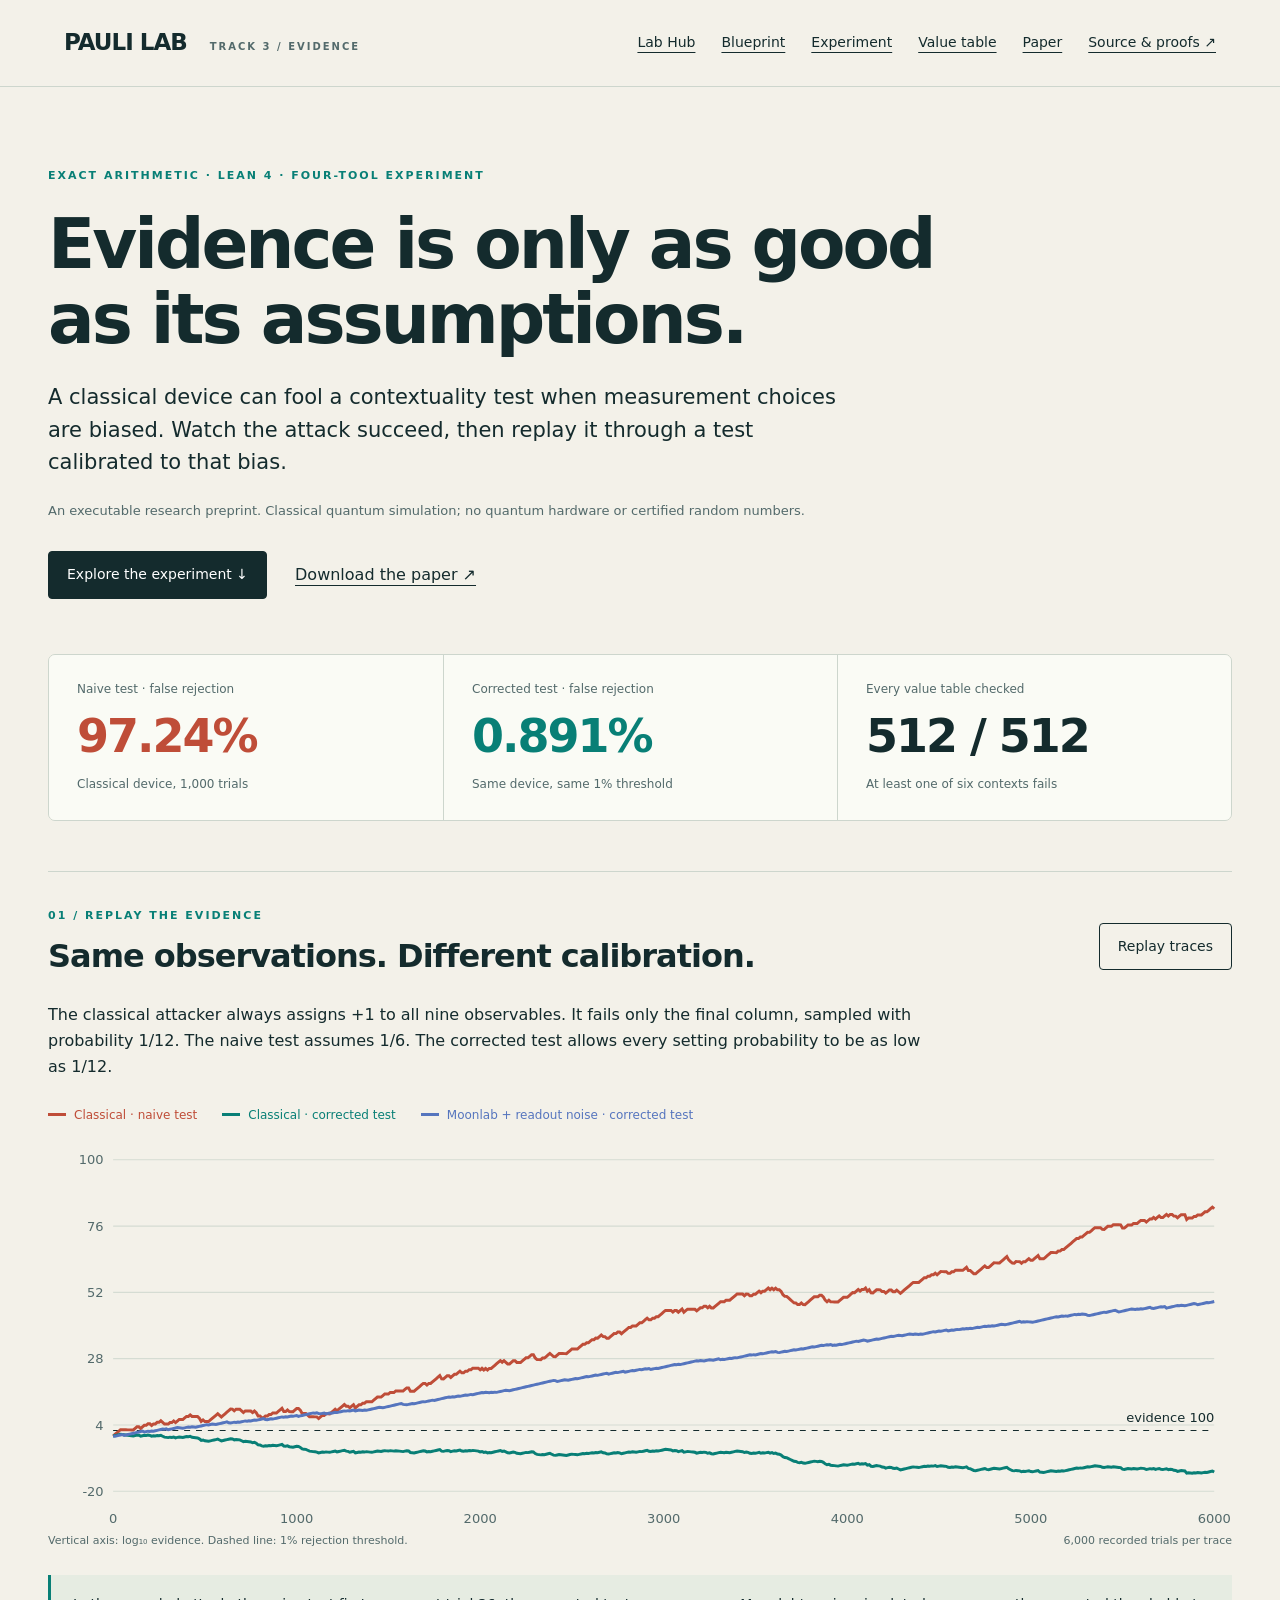
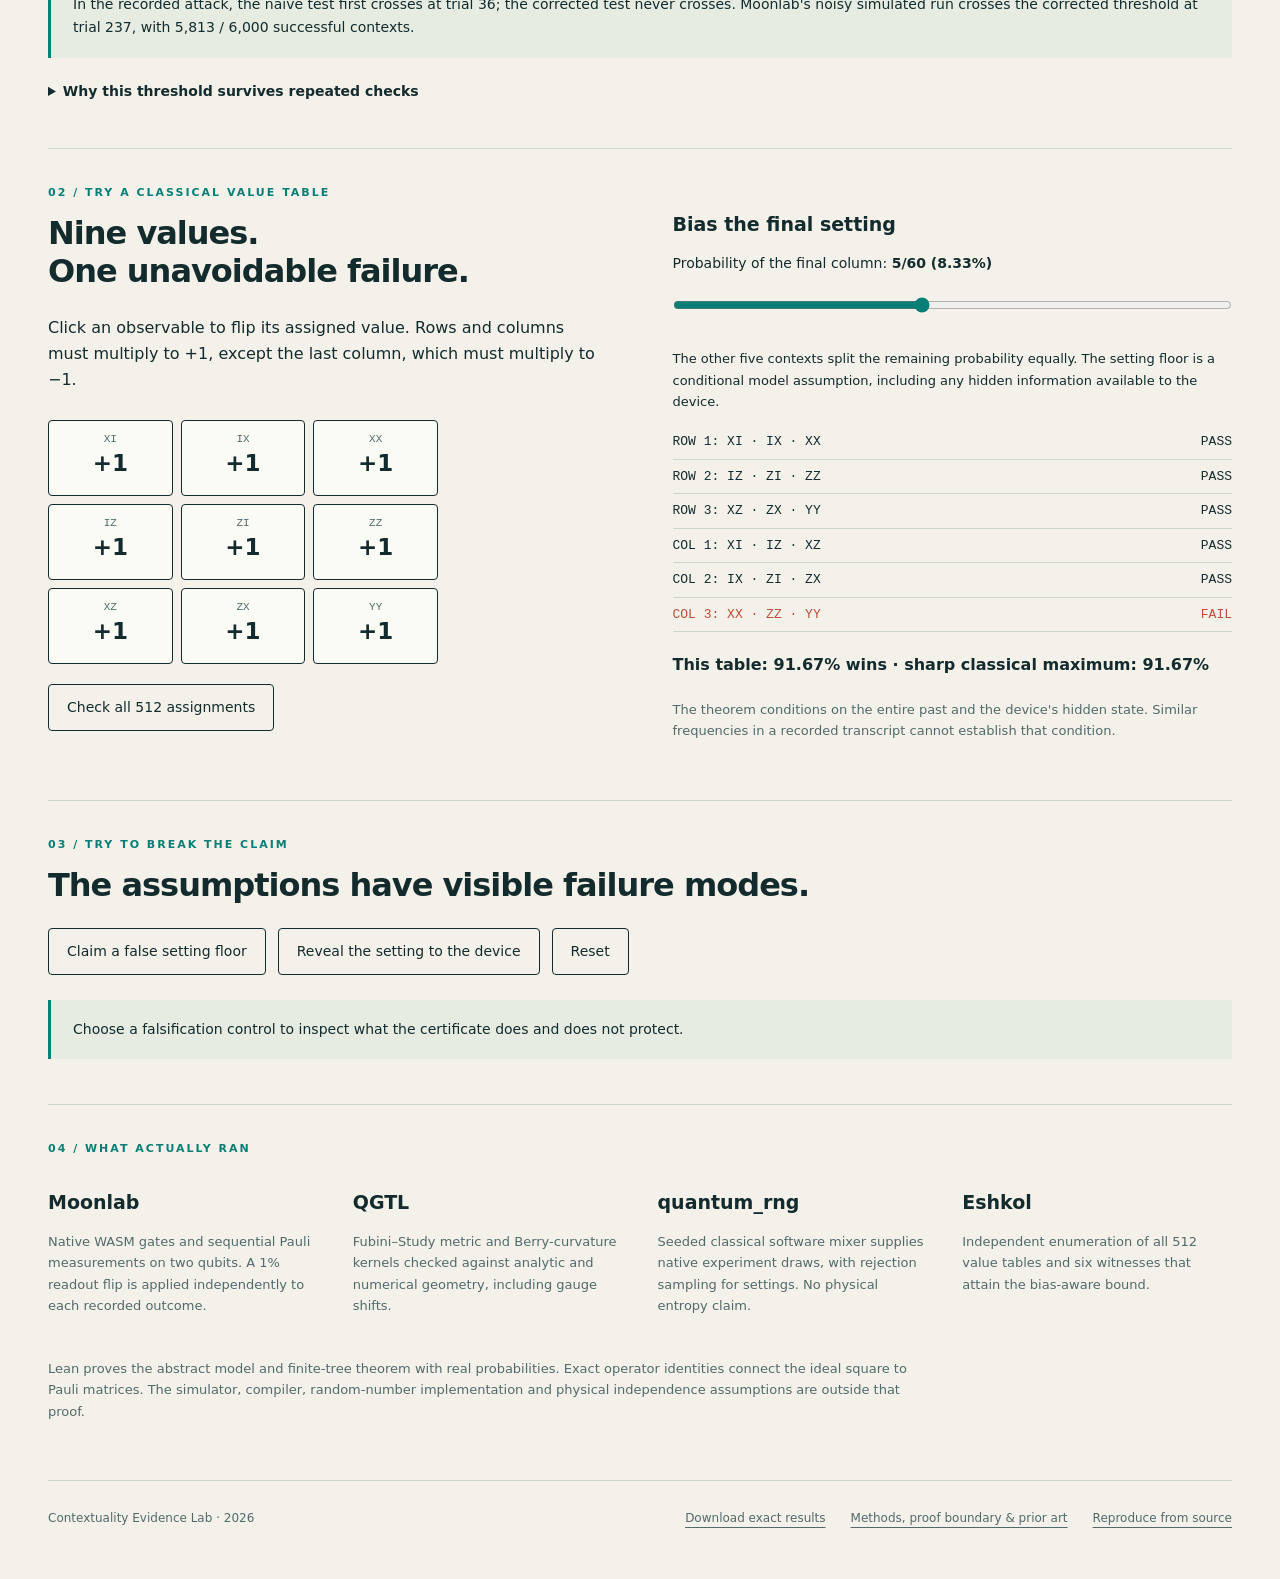
<file: tracks/sequential-evidence/web/index.html>
<!doctype html>
<html lang="en"><head><meta charset="utf-8"><meta name="viewport" content="width=device-width,initial-scale=1">
<title>Contextuality Evidence Lab</title><link rel="stylesheet" href="style.css"></head>
<body>
<header><a class="brand" href="../">PAULI LAB <span>TRACK 3 / EVIDENCE</span></a><nav><a href="../">Lab Hub</a><a href="../blueprint/">Blueprint</a><a href="#experiment">Experiment</a><a href="#table">Value table</a><a href="../papers/sequential-evidence/whitepaper.pdf">Paper</a><a href="https://github.com/0thernes/pauli-contextuality-lab">Source &amp; proofs ↗</a></nav></header>
<main>
<section class="hero"><div class="eyebrow">EXACT ARITHMETIC · LEAN 4 · FOUR-TOOL EXPERIMENT</div>
<h1>Evidence is only as good<br>as its assumptions.</h1>
<p class="intro">A classical device can fool a contextuality test when measurement choices are biased. Watch the attack succeed, then replay it through a test calibrated to that bias.</p>
<p class="scope">An executable research preprint. Classical quantum simulation; no quantum hardware or certified random numbers.</p>
<div class="hero-links"><a class="button" href="#experiment">Explore the experiment ↓</a><a href="../papers/sequential-evidence/whitepaper.pdf">Download the paper ↗</a></div>
</section>
<section class="metrics" aria-label="Exact benchmark results"><article><span>Naive test · false rejection</span><strong id="naive-risk">Loading…</strong><small>Classical device, 1,000 trials</small></article><article><span>Corrected test · false rejection</span><strong id="safe-risk">Loading…</strong><small>Same device, same 1% threshold</small></article><article><span>Every value table checked</span><strong>512 / 512</strong><small>At least one of six contexts fails</small></article></section>
<section id="experiment" class="panel"><div class="section-title"><div><div class="eyebrow">01 / REPLAY THE EVIDENCE</div><h2>Same observations. Different calibration.</h2></div><button id="replay">Replay traces</button></div>
<p>The classical attacker always assigns +1 to all nine observables. It fails only the final column, sampled with probability 1/12. The naive test assumes 1/6. The corrected test allows every setting probability to be as low as 1/12.</p>
<div class="legend"><span class="naive">Classical · naive test</span><span class="protected">Classical · corrected test</span><span class="quantum">Moonlab + readout noise · corrected test</span></div>
<svg id="chart" viewBox="0 0 1000 330" role="img" aria-label="Logarithm of evidence against the value-table model over trials"></svg>
<div class="chart-footer"><span>Vertical axis: log₁₀ evidence. Dashed line: 1% rejection threshold.</span><span>6,000 recorded trials per trace</span></div>
<div id="replay-summary" class="result-text" aria-live="polite"></div>
<details><summary>Why this threshold survives repeated checks</summary><p>The corrected test multiplies by <b>57/55</b> after a win and <b>3/5</b> after a failure. If the conditional win probability is at most 11/12, the expected multiplier is at most 1. Lean checks that, on every valid finite adaptive tree, the probability of ever reaching evidence 100 is at most 1/100. Each tree can choose bets or stop using its past. This does not prove that a physical device obeys the model.</p></details>
</section>
<section id="table" class="panel two-col"><div><div class="eyebrow">02 / TRY A CLASSICAL VALUE TABLE</div><h2>Nine values.<br>One unavoidable failure.</h2><p>Click an observable to flip its assigned value. Rows and columns must multiply to +1, except the last column, which must multiply to −1.</p><div id="square" class="square"></div><button id="enumerate">Check all 512 assignments</button><p id="enumeration" aria-live="polite"></p></div><div class="settings"><h3>Bias the final setting</h3><label for="floor">Probability of the final column: <strong id="floor-label"></strong></label><input id="floor" type="range" min="1" max="10" value="5"><p>The other five contexts split the remaining probability equally. The setting floor is a conditional model assumption, including any hidden information available to the device.</p><div id="contexts" class="context-list"></div><div id="score" class="score"></div><p class="fine">The theorem conditions on the entire past and the device's hidden state. Similar frequencies in a recorded transcript cannot establish that condition.</p></div></section>
<section class="panel"><div class="eyebrow">03 / TRY TO BREAK THE CLAIM</div><h2>The assumptions have visible failure modes.</h2><div class="controls"><button id="bad-floor">Claim a false setting floor</button><button id="leak">Reveal the setting to the device</button><button id="reset-control">Reset</button></div><div id="control-result" class="result-text" aria-live="polite">Choose a falsification control to inspect what the certificate does and does not protect.</div></section>
<section class="panel"><div class="eyebrow">04 / WHAT ACTUALLY RAN</div><div class="stack-grid"><article><h3>Moonlab</h3><p>Native WASM gates and sequential Pauli measurements on two qubits. A 1% readout flip is applied independently to each recorded outcome.</p></article><article><h3>QGTL</h3><p>Fubini–Study metric and Berry-curvature kernels checked against analytic and numerical geometry, including gauge shifts.</p></article><article><h3>quantum_rng</h3><p>Seeded classical software mixer supplies native experiment draws, with rejection sampling for settings. No physical entropy claim.</p></article><article><h3>Eshkol</h3><p>Independent enumeration of all 512 value tables and six witnesses that attain the bias-aware bound.</p></article></div><p class="fine">Lean proves the abstract model and finite-tree theorem with real probabilities. Exact operator identities connect the ideal square to Pauli matrices. The simulator, compiler, random-number implementation and physical independence assumptions are outside that proof.</p></section>
<footer><span>Contextuality Evidence Lab · 2026</span><a href="experiment.json">Download exact results</a><a href="../papers/sequential-evidence/whitepaper.pdf">Methods, proof boundary & prior art</a><a href="https://github.com/0thernes/pauli-contextuality-lab">Reproduce from source</a></footer>
</main><script type="module" src="app.mjs"></script></body></html>
</file>
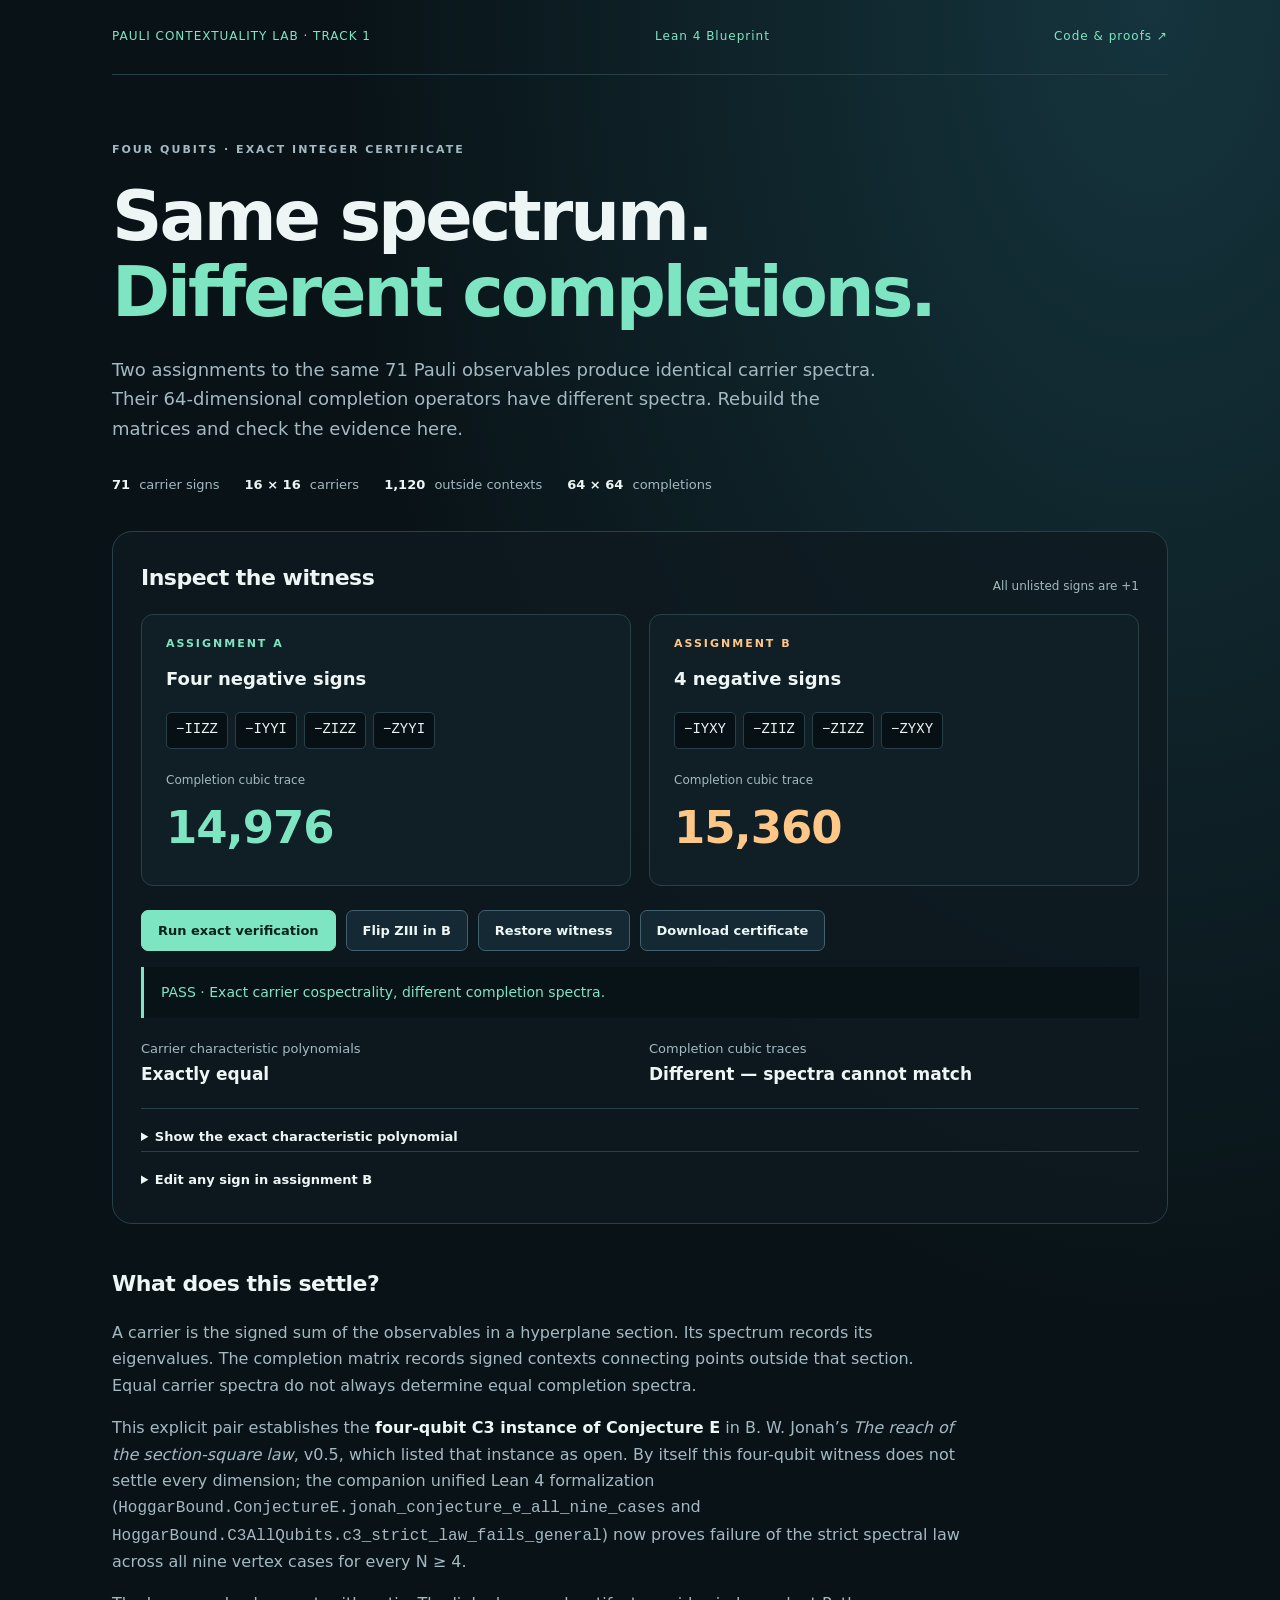
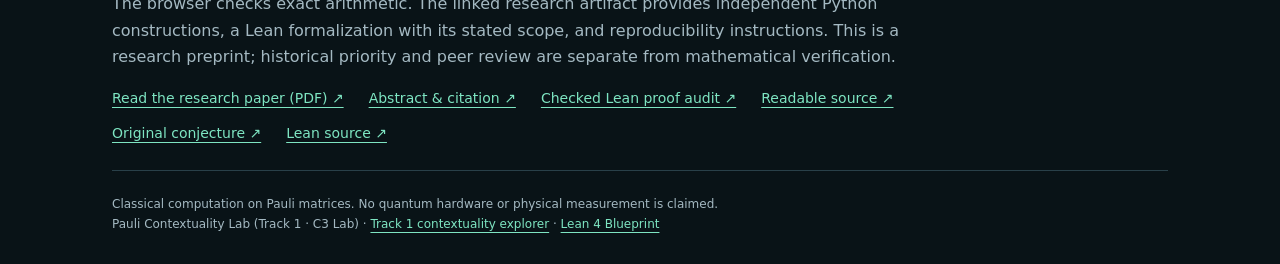
<file: tracks/spectral-bounds/web/c3-lab/index.html>
<!doctype html>
<html lang="en"><head><meta charset="utf-8"><meta name="viewport" content="width=device-width,initial-scale=1">
<title>Same spectrum, different completions · Pauli Contextuality Lab (Track 1)</title>
<link rel="stylesheet" href="style.css"></head>
<body><main>
<nav><a href="../">PAULI CONTEXTUALITY LAB · TRACK 1</a><a href="../blueprint/">Lean 4 Blueprint</a><a href="https://github.com/0thernes/pauli-contextuality-lab">Code &amp; proofs ↗</a></nav>
<header><p class="eyebrow">FOUR QUBITS · EXACT INTEGER CERTIFICATE</p>
<h1>Same spectrum.<br><span>Different completions.</span></h1>
<p class="intro">Two assignments to the same 71 Pauli observables produce identical carrier spectra. Their 64-dimensional completion operators have different spectra. Rebuild the matrices and check the evidence here.</p>
<div class="facts"><span><b>71</b> carrier signs</span><span><b>16 × 16</b> carriers</span><span><b>1,120</b> outside contexts</span><span><b>64 × 64</b> completions</span></div>
</header>
<section class="experiment" aria-labelledby="experiment-title">
<div class="section-heading"><h2 id="experiment-title">Inspect the witness</h2><span class="tag">All unlisted signs are +1</span></div>
<div class="pair"><article class="card first"><p class="eyebrow">ASSIGNMENT A</p><h3>Four negative signs</h3><div id="signs-a" class="signs"></div><p>Completion cubic trace</p><strong id="trace-a">—</strong></article>
<article class="card second"><p class="eyebrow">ASSIGNMENT B</p><h3 id="count-b">Four negative signs</h3><div id="signs-b" class="signs"></div><p>Completion cubic trace</p><strong id="trace-b">—</strong></article></div>
<div class="controls"><button id="run" class="primary">Run exact verification</button><button id="perturb">Flip ZIII in B</button><button id="restore">Restore witness</button><button id="download">Download certificate</button></div>
<div id="status" role="status" aria-live="polite">Ready. Verification runs locally in your browser.</div>
<div class="checks"><div><span>Carrier characteristic polynomials</span><b id="carrier-check">Not checked</b></div><div><span>Completion cubic traces</span><b id="completion-check">Not checked</b></div></div>
<details><summary>Show the exact characteristic polynomial</summary><p>The coefficients, in descending powers of x, are recomputed from the matrices using arbitrary-size integers.</p><pre id="polynomial">Run verification to compute.</pre><p id="factor">For the published pair: (x − 3)² (x + 1)⁸ (x + 5)² (x + 13) (x³ − 25x² − 133x + 1621).</p></details>
<details><summary>Edit any sign in assignment B</summary><p>Click an observable to flip its sign, then run verification. Most changes destroy carrier cospectrality.</p><div id="all-signs" class="all-signs"></div></details>
</section>
<section class="explanation"><h2>What does this settle?</h2><p>A carrier is the signed sum of the observables in a hyperplane section. Its spectrum records its eigenvalues. The completion matrix records signed contexts connecting points outside that section. Equal carrier spectra do not always determine equal completion spectra.</p>
<p>This explicit pair establishes the <b>four-qubit C3 instance of Conjecture E</b> in B. W. Jonah’s <i>The reach of the section-square law</i>, v0.5, which listed that instance as open. By itself this four-qubit witness does not settle every dimension; the companion unified Lean 4 formalization (<code>HoggarBound.ConjectureE.jonah_conjecture_e_all_nine_cases</code> and <code>HoggarBound.C3AllQubits.c3_strict_law_fails_general</code>) now proves failure of the strict spectral law across all nine vertex cases for every N ≥ 4.</p>
<p>The browser checks exact arithmetic. The linked research artifact provides independent Python constructions, a Lean formalization with its stated scope, and reproducibility instructions. This is a research preprint; historical priority and peer review are separate from mathematical verification.</p>
<div class="links"><a href="../papers/spectral-bounds/c3-spectral-counterexample.pdf">Read the research paper (PDF) ↗</a><a href="../papers/spectral-bounds/unified-contextuality.html">Abstract &amp; citation ↗</a><a href="../results/frontier-c3-lean-audit.md">Checked Lean proof audit ↗</a><a href="../papers/spectral-bounds/unified-contextuality.md">Readable source ↗</a><a href="https://zenodo.org/records/23524332">Original conjecture ↗</a><a href="https://github.com/0thernes/pauli-contextuality-lab/tree/main/lean">Lean source ↗</a></div>
</section>
<footer>Classical computation on Pauli matrices. No quantum hardware or physical measurement is claimed.<br>Pauli Contextuality Lab (Track 1 · C3 Lab) · <a href="../independent-review/">Track 1 contextuality explorer</a> · <a href="../blueprint/">Lean 4 Blueprint</a></footer>
</main><script src="model.js"></script><script src="app.js"></script></body></html>
</file>
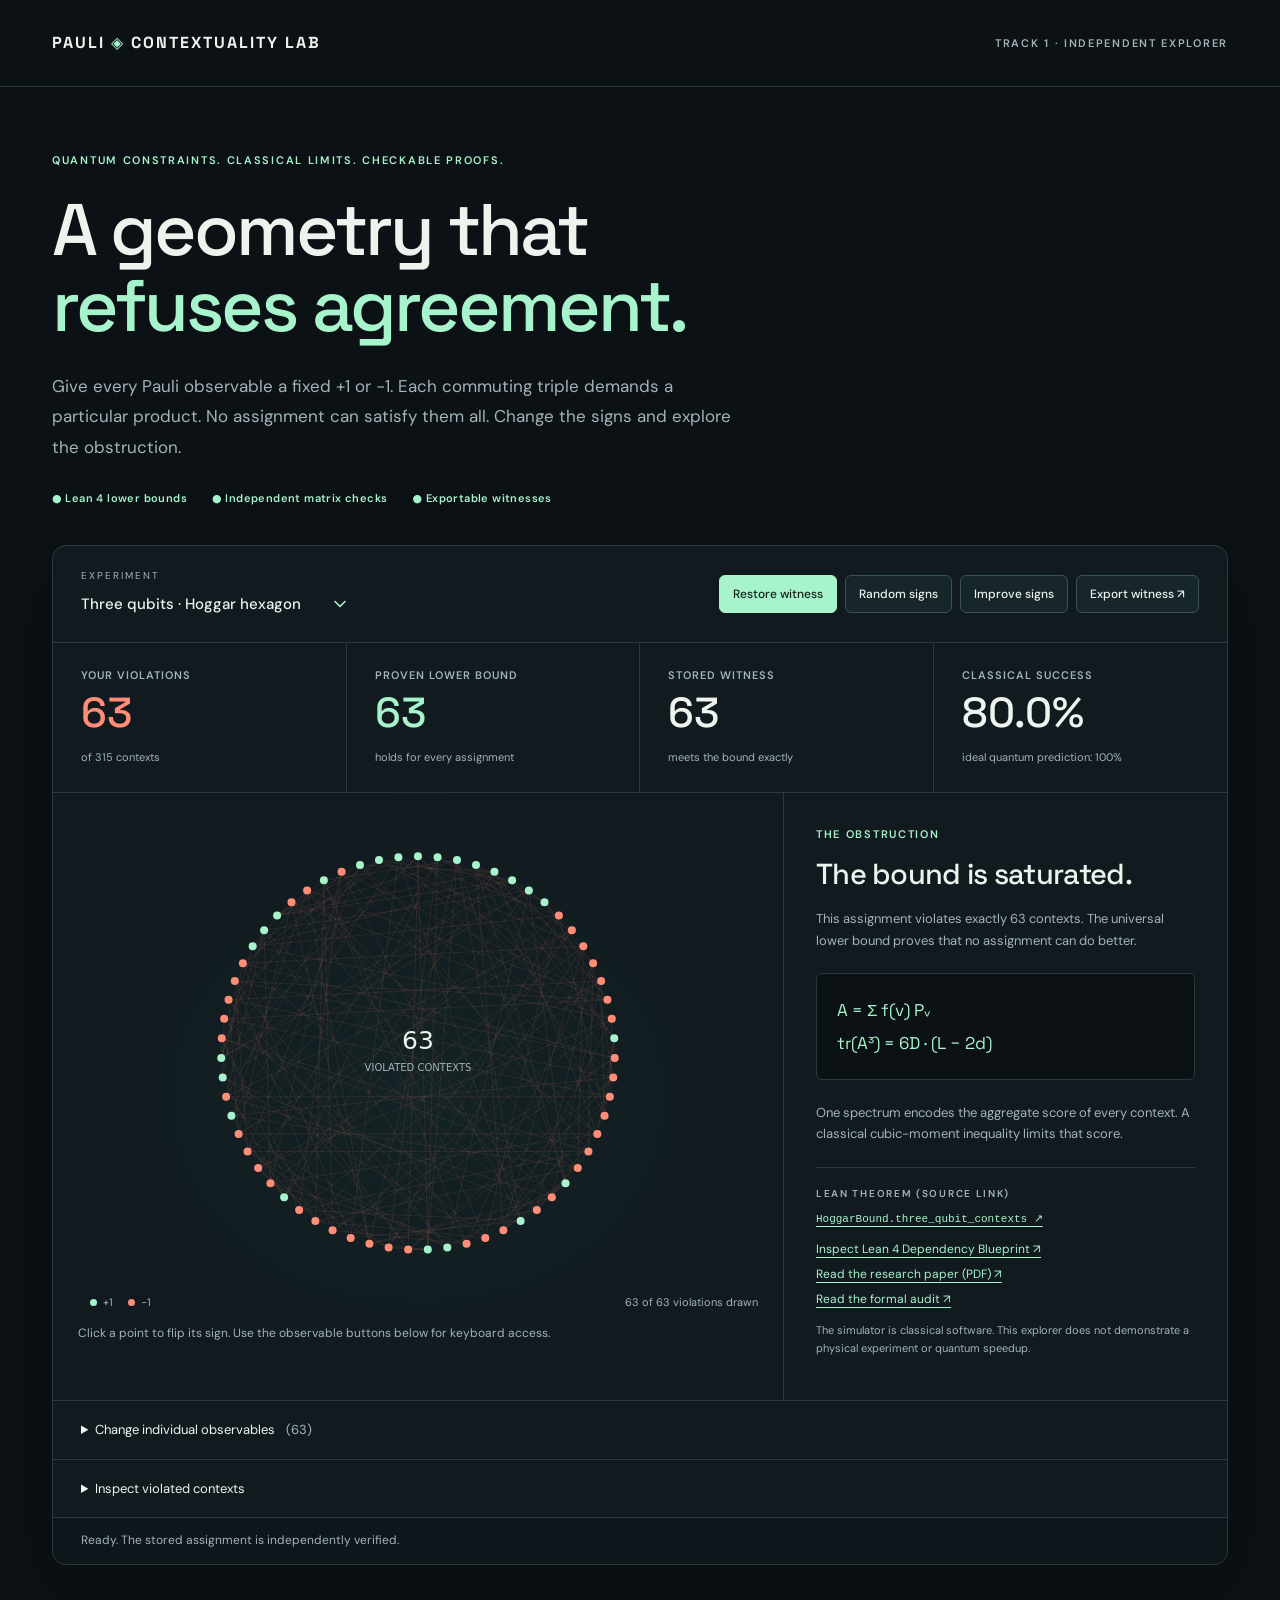
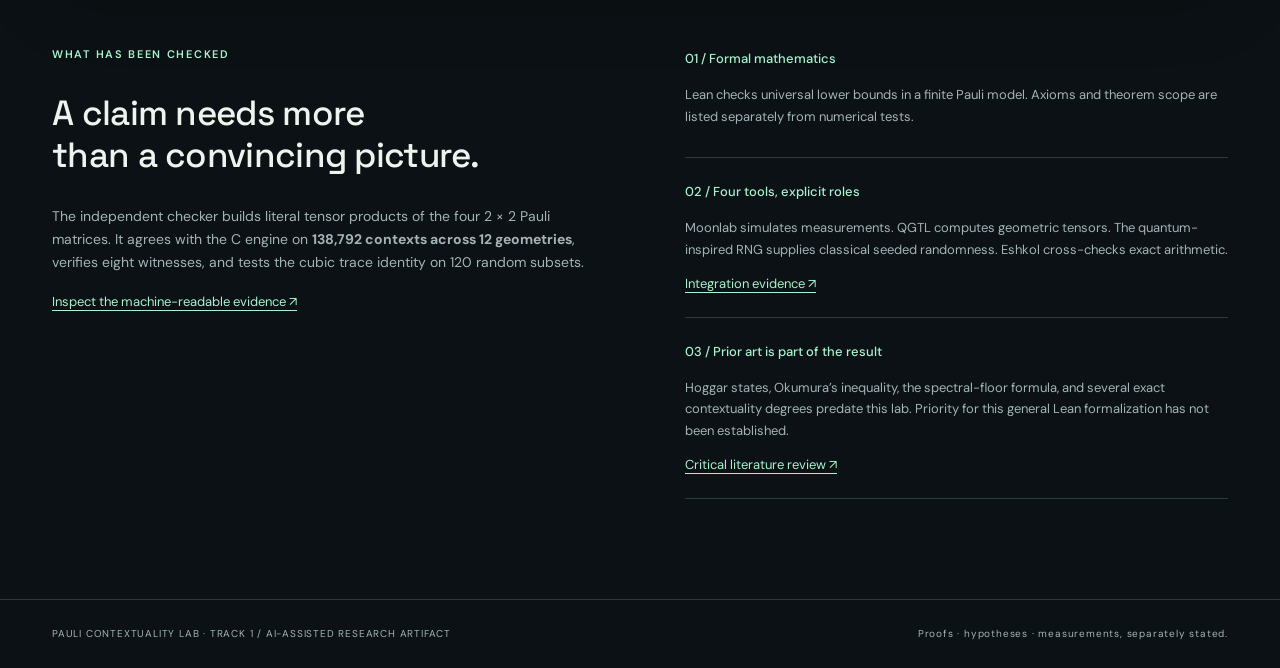
<file: tracks/spectral-bounds/web/independent-review/index.html>
<!doctype html>
<html lang="en"><head><meta charset="utf-8"><meta name="viewport" content="width=device-width,initial-scale=1">
<title>Pauli Contextuality Lab · Track 1 Independent Explorer</title>
<meta name="description" content="An interactive, independently checked explorer of Pauli contextuality with Lean 4 lower bounds and reproducible witnesses.">
<link rel="stylesheet" href="style.css"></head>
<body>
<header><a class="brand" href="../">PAULI <span>◈</span> CONTEXTUALITY LAB</a><span class="edition">TRACK 1 · INDEPENDENT EXPLORER</span></header>
<main>
  <section class="intro"><p class="eyebrow">QUANTUM CONSTRAINTS. CLASSICAL LIMITS. CHECKABLE PROOFS.</p>
    <h1>A geometry that<br><em>refuses agreement.</em></h1>
    <p class="dek">Give every Pauli observable a fixed +1 or −1. Each commuting triple demands a particular product. No assignment can satisfy them all. Change the signs and explore the obstruction.</p>
    <div class="status"><span>● Lean 4 lower bounds</span><span>● Independent matrix checks</span><span>● Exportable witnesses</span></div>
  </section>
  <section class="lab" aria-label="Interactive contextuality explorer">
    <div class="toolbar"><label for="profile">EXPERIMENT<select id="profile"></select></label><div class="buttons"><button id="reset">Restore witness</button><button id="random">Random signs</button><button id="greedy">Improve signs</button><button id="export">Export witness ↗</button></div></div>
    <div class="metrics" aria-live="polite"><div><span>YOUR VIOLATIONS</span><strong id="violations">63</strong><small id="context-count">of 315 contexts</small></div><div><span>PROVEN LOWER BOUND</span><strong id="floor">63</strong><small>holds for every assignment</small></div><div><span>STORED WITNESS</span><strong id="witness">63</strong><small id="gap">meets the bound exactly</small></div><div><span>CLASSICAL SUCCESS</span><strong id="success">80.0%</strong><small>ideal quantum prediction: 100%</small></div></div>
    <div class="visual-grid"><div class="graph-wrap"><canvas id="graph" aria-label="Pauli observables and violated commuting contexts"></canvas><div class="graph-caption"><span><i class="dot mint"></i> +1 <i class="dot coral"></i> −1</span><span id="draw-count"></span></div><p id="graph-hint">Click a point to flip its sign. Use the observable buttons below for keyboard access.</p></div>
      <aside><p class="eyebrow">THE OBSTRUCTION</p><h2 id="result-title">The bound is saturated.</h2><p id="result-copy"></p><div class="formula">A = Σ f(v) Pᵥ<br>tr(A³) = 6D · (L − 2d)</div><p>One spectrum encodes the aggregate score of every context. A classical cubic-moment inequality limits that score.</p><div class="proof-card"><span>LEAN THEOREM (SOURCE LINK)</span><a id="theorem-link" href="https://github.com/0thernes/pauli-contextuality-lab/tree/main/lean/HoggarBound" target="_blank" rel="noopener"><code id="theorem"></code></a><a href="../blueprint/">Inspect Lean 4 Dependency Blueprint ↗</a><a href="../papers/spectral-bounds/unified-contextuality.pdf">Read the research paper (PDF) ↗</a><a href="../results/lean-audit.md">Read the formal audit ↗</a></div><p class="small">The simulator is classical software. This explorer does not demonstrate a physical experiment or quantum speedup.</p></aside></div>
    <details class="observables"><summary>Change individual observables <span id="point-count"></span></summary><div id="point-buttons"></div></details>
    <details class="context-list"><summary>Inspect violated contexts</summary><p>Each row shows three jointly measurable observables, their required operator-product sign, and the product of your assigned signs. Showing the first 12 violated contexts.</p><table><thead><tr><th>Context</th><th>Required</th><th>Your product</th></tr></thead><tbody id="context-rows"></tbody></table></details>
    <p id="action-status" role="status">Ready. The stored assignment is independently verified.</p>
  </section>
  <section class="evidence"><div><p class="eyebrow">WHAT HAS BEEN CHECKED</p><h2>A claim needs more<br>than a convincing picture.</h2><p>The independent checker builds literal tensor products of the four 2 × 2 Pauli matrices. It agrees with the C engine on <b>138,792 contexts across 12 geometries</b>, verifies eight witnesses, and tests the cubic trace identity on 120 random subsets.</p><a href="../results/independent_validation.json">Inspect the machine-readable evidence ↗</a></div><div class="evidence-list"><article><b>01 / Formal mathematics</b><p>Lean checks universal lower bounds in a finite Pauli model. Axioms and theorem scope are listed separately from numerical tests.</p></article><article><b>02 / Four tools, explicit roles</b><p>Moonlab simulates measurements. QGTL computes geometric tensors. The quantum-inspired RNG supplies classical seeded randomness. Eshkol cross-checks exact arithmetic.</p><a href="../results/stack-independent-audit.md">Integration evidence ↗</a></article><article><b>03 / Prior art is part of the result</b><p>Hoggar states, Okumura’s inequality, the spectral-floor formula, and several exact contextuality degrees predate this lab. Priority for this general Lean formalization has not been established.</p><a href="../results/literature-audit.md">Critical literature review ↗</a></article></div></section>
</main><footer><span>PAULI CONTEXTUALITY LAB · TRACK 1 / AI-ASSISTED RESEARCH ARTIFACT</span><span>Proofs · hypotheses · measurements, separately stated.</span></footer>
<script src="data.js"></script><script src="model.js"></script><script src="explorer.js"></script>
</body></html>
</file>
<file: tracks/sequential-evidence/web/style.css>
:root{--bg:#f3f1e9;--ink:#142b2d;--muted:#536a6b;--line:#cdd6cd;--teal:#087f76;--red:#bf4d38;--blue:#5575be}*{box-sizing:border-box}html{scroll-behavior:smooth}body{margin:0;background:var(--bg);color:var(--ink);font:16px/1.65 system-ui,-apple-system,Segoe UI,sans-serif}header{border-bottom:1px solid var(--line);padding:24px 5vw;display:flex;align-items:center;justify-content:space-between}a{color:inherit;text-underline-offset:5px}nav{display:flex;gap:26px;font-size:14px}.brand{font-weight:850;letter-spacing:-1px;text-decoration:none;font-size:23px}.brand span{letter-spacing:2px;font-size:10px;color:var(--muted);margin-left:16px}main{max-width:1280px;padding:0 48px;margin:auto}.hero{padding:80px 0 55px}.eyebrow{font-size:11px;letter-spacing:2px;font-weight:750;color:var(--teal)}h1{font-size:clamp(38px,5.4vw,72px);line-height:1.08;letter-spacing:-3px;margin:22px 0 25px;font-weight:650}h2{font-size:32px;line-height:1.2;letter-spacing:-1px;font-weight:650;margin:12px 0 24px}h3{font-size:19px;margin:0 0 12px}p{max-width:880px}.intro{font-size:21px;line-height:1.55;max-width:810px}.scope,.fine{font-size:13px;color:var(--muted)}.hero-links{display:flex;align-items:center;gap:28px;margin-top:30px}button,.button{border:1px solid var(--ink);padding:11px 18px;color:var(--ink);background:transparent;border-radius:4px;font:inherit;font-size:14px;cursor:pointer;text-decoration:none}button:hover,.button:hover{background:#dce8df}.button{background:var(--ink);color:#fff}.metrics{display:grid;grid-template-columns:repeat(3,1fr);margin-bottom:50px;border:1px solid var(--line);border-radius:7px;overflow:hidden}.metrics article{padding:25px 28px;background:#fafbf5}.metrics article+article{border-left:1px solid var(--line)}.metrics span,.metrics small{display:block;font-size:12px;color:var(--muted)}.metrics strong{font-size:46px;font-weight:650;letter-spacing:-2px;display:block}.metrics article:first-child strong{color:var(--red)}.metrics article:nth-child(2) strong{color:var(--teal)}.panel{padding:35px 0 45px;border-top:1px solid var(--line)}.section-title{display:flex;align-items:center;justify-content:space-between}.section-title h2{margin-bottom:10px}.legend{display:flex;flex-wrap:wrap;gap:25px;font-size:12px;margin-top:25px}.legend span:before{content:' ';width:18px;height:3px;display:inline-block;margin:0 8px 3px 0;background:currentColor}.naive{color:var(--red)}.protected{color:var(--teal)}.quantum{color:var(--blue)}svg{width:100%;height:auto;display:block;margin-top:16px;overflow:visible}.chart-footer{display:flex;justify-content:space-between;font-size:11px;color:var(--muted)}.result-text{border-left:3px solid var(--teal);background:#e6ece2;padding:18px 22px;margin-top:25px;font-size:14px}details{font-size:14px;margin-top:22px}summary{cursor:pointer;font-weight:600}.two-col{display:grid;grid-template-columns:1fr 1fr;gap:65px}.square{display:grid;grid-template-columns:repeat(3,1fr);gap:8px;margin:26px 0 20px;max-width:390px}.square button{height:76px;background:#fafbf5;display:flex;flex-direction:column;align-items:center;justify-content:center}.square button b{font-size:23px}.square button span{font:11px monospace;color:var(--muted)}.square button.negative{background:#ead7d0}.settings{padding:25px 0 0}label{font-size:14px;display:block}input[type=range]{width:100%;accent-color:var(--teal);margin:22px 0}.settings p{font-size:13px}.context-list div{display:flex;justify-content:space-between;border-bottom:1px solid var(--line);padding:7px 0;font:13px/1.5 monospace}.context-list .fail{color:var(--red)}.score{font-weight:700;margin:20px 0}.controls{display:flex;flex-wrap:wrap;gap:12px}.stack-grid{display:grid;grid-template-columns:repeat(4,1fr);gap:35px;margin:28px 0}.stack-grid p{font-size:13px;color:var(--muted)}footer{display:flex;flex-wrap:wrap;gap:25px;border-top:1px solid var(--line);padding:28px 0 50px;font-size:12px;color:var(--muted)}footer span{margin-right:auto}@media(max-width:750px){main{padding:0 22px}header{padding:18px 22px}nav a:first-child,nav a:nth-child(2){display:none}.brand span{display:none}.hero{padding-top:50px}h1{letter-spacing:-1.8px}.intro{font-size:18px}.metrics{grid-template-columns:1fr}.metrics article+article{border-left:0;border-top:1px solid var(--line)}.metrics article{padding:18px 22px}.metrics strong{font-size:36px}.two-col{grid-template-columns:1fr;gap:10px}.stack-grid{grid-template-columns:1fr 1fr;gap:20px}.section-title{align-items:flex-start;gap:15px}.section-title button{white-space:nowrap}.chart-footer{flex-direction:column}.hero-links{gap:16px;font-size:13px}}
</file>
<file: tracks/spectral-bounds/web/c3-lab/style.css>
:root{color-scheme:dark;--bg:#091317;--surface:#101f25;--line:#294049;--muted:#a4b9c2;--ink:#edf6f5;--a:#7ee5c2;--b:#ffc787}*{box-sizing:border-box}body{margin:0;background:radial-gradient(ellipse at 90% 0,#15343d,transparent 50%),var(--bg);color:var(--ink);font:16px/1.65 system-ui,sans-serif}main{max-width:1120px;margin:auto;padding:0 32px}a{color:var(--a);text-underline-offset:4px}nav{display:flex;justify-content:space-between;padding:27px 0;border-bottom:1px solid var(--line);font-size:12px;letter-spacing:1px}nav a{text-decoration:none}header{padding:55px 0 36px}.eyebrow{font-size:11px;letter-spacing:2px;font-weight:750;color:var(--muted)}h1{font-size:clamp(42px,6vw,70px);line-height:1.09;letter-spacing:-3px;margin:19px 0 24px}h1 span{color:var(--a)}.intro{max-width:790px;color:var(--muted);font-size:18px}.facts{display:flex;gap:25px;flex-wrap:wrap;margin:30px 0 0;font-size:13px;color:var(--muted)}.facts b{color:var(--ink);margin-right:5px}.experiment{border:1px solid var(--line);border-radius:20px;padding:28px;background:#0e1a20cc}.section-heading{display:flex;justify-content:space-between;align-items:center;gap:14px;flex-wrap:wrap}h2{font-size:22px;letter-spacing:-.5px;margin:0 0 18px}.tag{font-size:12px;color:var(--muted)}.pair{display:grid;grid-template-columns:1fr 1fr;gap:18px}.card{padding:20px 24px;background:var(--surface);border:1px solid var(--line);border-radius:12px}.card h3{margin:4px 0 18px;font-size:18px}.card .eyebrow{margin-top:0}.first .eyebrow,.first strong{color:var(--a)}.second .eyebrow,.second strong{color:var(--b)}.signs{display:flex;gap:7px;flex-wrap:wrap;min-height:37px}.signs code{background:#071014;border:1px solid var(--line);padding:5px 9px;border-radius:5px;font-size:14px}.card p:not(.eyebrow){font-size:12px;color:var(--muted);margin:22px 0 0}.card strong{font-size:45px;letter-spacing:-1px;font-variant-numeric:tabular-nums}.controls{display:flex;flex-wrap:wrap;gap:10px;margin:24px 0 16px}button{font:600 13px system-ui;border:1px solid #42606d;background:#142933;color:var(--ink);padding:12px 16px;border-radius:7px;cursor:pointer}button:hover{border-color:var(--a);background:#1b3742}button:focus-visible,a:focus-visible,summary:focus-visible{outline:3px solid var(--b);outline-offset:4px}.primary{background:var(--a);color:#08231b;border-color:var(--a)}.primary:hover{background:#b1f5dd}button:disabled{opacity:.5;cursor:wait}#status{padding:14px 17px;background:#071316;border-left:3px solid var(--muted);font-size:14px}#status.pass{border-color:var(--a);color:var(--a)}#status.fail{border-color:var(--b);color:var(--b)}.checks{display:grid;grid-template-columns:1fr 1fr;gap:18px;margin:20px 0}.checks div{display:flex;flex-direction:column;font-size:13px;color:var(--muted)}.checks b{font-size:17px;color:var(--ink)}details{border-top:1px solid var(--line);padding:17px 0 4px;font-size:13px}summary{cursor:pointer;font-weight:650}details p{color:var(--muted)}pre{white-space:pre-wrap;overflow-wrap:anywhere;line-height:1.8;font-size:12px;background:#071316;padding:14px}.all-signs{display:flex;flex-wrap:wrap;gap:6px}.all-signs button{font:12px ui-monospace,monospace;padding:7px 8px}.all-signs button.negative{background:#513820;color:#ffdfb7;border-color:#866344}.explanation{max-width:850px;padding:42px 0 25px}.explanation p{color:var(--muted)}.explanation b{color:var(--ink)}.links{display:flex;flex-wrap:wrap;gap:12px 25px;font-size:14px}footer{border-top:1px solid var(--line);padding:24px 0 32px;color:var(--muted);font-size:12px}@media(max-width:640px){main{padding:0 17px}header{padding-top:35px}h1{letter-spacing:-2px}.experiment{padding:17px}.pair,.checks{grid-template-columns:1fr}.facts{gap:12px 22px}.card{padding:18px}.card strong{font-size:36px}.controls button{flex:1 1 43%}.tag{margin-bottom:13px}nav{gap:20px}}
</file>
<file: tracks/spectral-bounds/web/independent-review/style.css>
@import url('https://fonts.googleapis.com/css2?family=DM+Sans:wght@400;500;600;700&family=Space+Grotesk:wght@400;500;600;700&display=swap');
:root{color-scheme:dark;--bg:#0b1114;--panel:#111a1f;--ink:#eef4ed;--muted:#a2b4b8;--mint:#a7f3cc;--coral:#ff8d78;--line:#2a3b40}*{box-sizing:border-box}body{margin:0;background:var(--bg);color:var(--ink);font-family:'DM Sans',system-ui,sans-serif;font-size:16px;line-height:1.65}header,main,footer{max-width:1400px;margin:auto}header{display:flex;align-items:center;justify-content:space-between;padding:30px 52px;border-bottom:1px solid var(--line)}a{color:var(--mint);text-underline-offset:4px}.brand{text-decoration:none;color:var(--ink);font-family:'Space Grotesk',system-ui,sans-serif;font-weight:700;letter-spacing:2px}.brand span{color:var(--mint)}.edition,.eyebrow,.status,.metrics span,.proof-card span{font-size:11px;letter-spacing:1.7px;font-weight:600}.edition{color:var(--muted)}main{padding:0 52px}.intro{padding:64px 0 38px;position:relative}.eyebrow{color:var(--mint);margin:0 0 22px}h1,h2,strong{font-family:'Space Grotesk',system-ui,sans-serif}h1{font-size:clamp(42px,5.7vw,78px);line-height:1.05;letter-spacing:-3px;margin:0 0 26px;font-weight:500}h1 em{font-style:normal;color:var(--mint)}.dek{max-width:690px;color:var(--muted);font-size:17px;line-height:1.8}.status{display:flex;gap:25px;color:var(--mint);letter-spacing:.4px;flex-wrap:wrap;margin-top:26px}.lab{border:1px solid var(--line);background:var(--panel);border-radius:14px;overflow:hidden;box-shadow:0 26px 80px #0003}.toolbar{padding:22px 28px;display:flex;justify-content:space-between;gap:20px;align-items:center;border-bottom:1px solid var(--line)}label{display:flex;flex-direction:column;align-items:flex-start;gap:4px;min-width:0;font-size:10px;letter-spacing:2px;color:var(--muted)}select{display:inline-block;width:auto;max-width:100%;height:32px;font:500 15px/24px 'DM Sans',sans-serif;letter-spacing:0;white-space:nowrap;appearance:none;-webkit-appearance:none;-moz-appearance:none;background:transparent url("data:image/svg+xml,%3Csvg xmlns='http://www.w3.org/2000/svg' width='12' height='8' viewBox='0 0 12 8'%3E%3Cpath d='M1 1.5L6 6.5L11 1.5' fill='none' stroke='%23a7f3cc' stroke-width='1.6' stroke-linecap='round' stroke-linejoin='round'/%3E%3C/svg%3E") no-repeat right 4px center;color:var(--ink);border:0;padding:4px 28px 4px 0;cursor:pointer}select::picker-icon{display:none}select option{background:var(--panel);color:var(--ink)}.buttons{display:flex;gap:8px;flex-wrap:wrap}button{border:1px solid #395158;border-radius:6px;background:#17262b;color:var(--ink);font:500 12px 'DM Sans',system-ui;cursor:pointer;padding:10px 13px;transition:background .15s}button:hover{background:#2b4146}button:focus-visible,select:focus-visible,a:focus-visible,summary:focus-visible{outline:2px solid var(--mint);outline-offset:4px}#reset{background:var(--mint);color:#102219;border-color:var(--mint)}.metrics{display:grid;grid-template-columns:repeat(4,1fr);border-bottom:1px solid var(--line)}.metrics>div{padding:23px 28px;border-right:1px solid var(--line)}.metrics>div:last-child{border-right:0}.metrics span{color:var(--muted);letter-spacing:1px;display:block}.metrics strong{font-size:42px;line-height:1.4;font-weight:500;display:block}.metrics small{font-size:11px;color:var(--muted)}#floor{color:var(--mint)}#violations{color:var(--coral)}.visual-grid{display:grid;grid-template-columns:1.65fr 1fr}.graph-wrap{padding:20px 25px 15px;border-right:1px solid var(--line);background:radial-gradient(ellipse at center,#17302d66,transparent 70%)}canvas{display:block;width:100%;height:480px;cursor:crosshair}.graph-caption{display:flex;justify-content:space-between;gap:12px;color:var(--muted);font-size:11px}.dot{display:inline-block;width:7px;height:7px;border-radius:100%;margin:0 3px 0 12px}.mint{background:var(--mint)}.coral{background:var(--coral)}#graph-hint{font-size:12px;color:var(--muted);margin-bottom:0}aside{padding:32px}h2{font-weight:500;line-height:1.2;font-size:29px;letter-spacing:-.7px}aside .eyebrow{margin-bottom:13px}aside h2{margin:0 0 17px}aside p{color:var(--muted);font-size:13px}aside .formula{font:17px/1.9 'Space Grotesk',monospace;background:#0b1114;padding:20px;border:1px solid var(--line);border-radius:6px;color:var(--mint);margin:22px 0}.proof-card{border-top:1px solid var(--line);padding-top:18px;margin-top:22px}.proof-card span{display:block;color:var(--muted);font-size:10px}.proof-card code{display:block;overflow-wrap:anywhere;font-size:11px;margin:8px 0 12px}.proof-card a{display:block;font-size:12px;margin-top:5px}.small{font-size:11px!important}.observables,.context-list{padding:18px 28px;border-top:1px solid var(--line)}summary{cursor:pointer;font-size:13px;color:var(--ink)}summary span{color:var(--muted);margin-left:8px}#point-buttons{display:flex;flex-wrap:wrap;gap:5px;padding-top:20px}#point-buttons button{padding:5px 8px;font:11px monospace}#point-buttons button.neg{color:var(--coral);border-color:#865249}#point-buttons button.pos{color:var(--mint)}.context-list p{font-size:12px;color:var(--muted)}table{width:100%;text-align:left;font-size:12px;border-collapse:collapse}th,td{padding:8px 12px;border-bottom:1px solid var(--line)}th{color:var(--muted)}#action-status{font-size:12px;color:var(--muted);border-top:1px solid var(--line);padding:13px 28px;margin:0;background:#0b111466}.evidence{display:grid;grid-template-columns:1fr 1fr;gap:90px;margin:80px 0}.evidence>div>p:not(.eyebrow){color:var(--muted);font-size:14px}.evidence h2{font-size:35px}.evidence a{font-size:13px}.evidence-list article{padding:0 0 20px;margin-bottom:20px;border-bottom:1px solid var(--line)}.evidence-list b{font-size:13px;color:var(--mint);font-weight:500}.evidence-list p{font-size:13px;color:var(--muted);margin-bottom:10px}footer{border-top:1px solid var(--line);padding:26px 52px;display:flex;justify-content:space-between;color:var(--muted);font-size:10px;letter-spacing:.8px}@media(max-width:1000px){header,main,footer{padding-left:24px;padding-right:24px}.toolbar{align-items:flex-start;flex-direction:column}.metrics>div{padding:16px}.metrics strong{font-size:34px}.visual-grid{grid-template-columns:1.4fr 1fr}aside{padding:22px}canvas{height:420px}.evidence{gap:40px}}@media(max-width:700px){header{padding-top:20px;padding-bottom:20px}.edition{display:none}.intro{padding-top:44px}h1{letter-spacing:-1.7px}.metrics{grid-template-columns:1fr 1fr}.metrics>div:nth-child(-n+2){border-bottom:1px solid var(--line)}.metrics>div:nth-child(2){border-right:0}.visual-grid,.evidence{grid-template-columns:1fr}.graph-wrap{border-right:0;border-bottom:1px solid var(--line);padding:15px}canvas{height:350px}.graph-caption{font-size:10px}.evidence{gap:25px;margin:50px 0}.evidence h2{font-size:29px}.status{gap:12px;font-size:10px}.toolbar{padding:18px}.buttons{gap:6px}button{padding:9px 10px}.observables,.context-list{padding:16px}footer{flex-direction:column;gap:10px}.dek{font-size:15px}}
</file>
